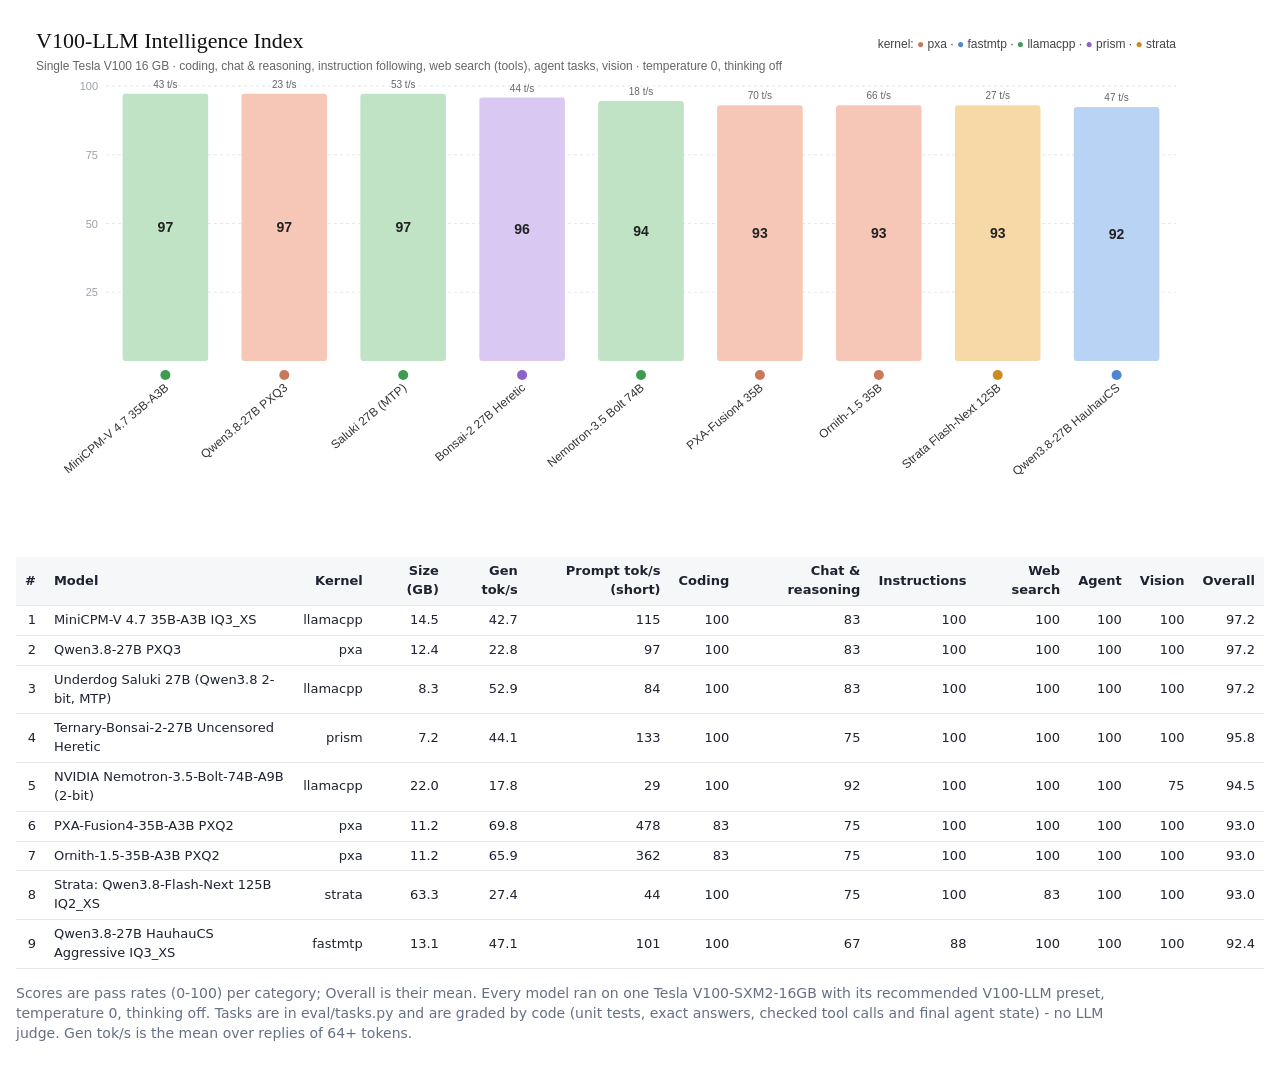
<file: eval/results/leaderboard.html>
<!doctype html><html lang="en"><head><meta charset="utf-8"><title>V100-LLM Leaderboard</title>
<meta name="viewport" content="width=device-width, initial-scale=1">
<style>body{margin:0;padding:16px;background:#fff;color:#1d2330;font:14px/1.45 "Segoe UI",system-ui,sans-serif}
.chart{max-width:1180px} table{border-collapse:collapse;margin-top:16px;font-size:13px}
th,td{border-bottom:1px solid #e5e7eb;padding:5px 9px;text-align:right} th:nth-child(2),td:nth-child(2){text-align:left}
th{background:#f6f7f9} p{color:#667085;max-width:1100px}</style></head><body>
<div class="chart"><svg xmlns="http://www.w3.org/2000/svg" viewBox="0 0 1180 520" font-family="Segoe UI, Arial, sans-serif">
<rect width="1180" height="520" fill="#ffffff"/>
<text x="20" y="32" font-size="22" font-family="Georgia, serif" fill="#111">V100-LLM Intelligence Index</text>
<text x="20" y="54" font-size="12" fill="#666">Single Tesla V100 16 GB · coding, chat &amp; reasoning, instruction following, web search (tools), agent tasks, vision · temperature 0, thinking off</text>
<line x1="90" x2="1160" y1="276.2" y2="276.2" stroke="#e5e7eb" stroke-dasharray="3 3"/>
<text x="82" y="280.2" font-size="11" fill="#9aa1ab" text-anchor="end">25</text>
<line x1="90" x2="1160" y1="207.5" y2="207.5" stroke="#e5e7eb" stroke-dasharray="3 3"/>
<text x="82" y="211.5" font-size="11" fill="#9aa1ab" text-anchor="end">50</text>
<line x1="90" x2="1160" y1="138.8" y2="138.8" stroke="#e5e7eb" stroke-dasharray="3 3"/>
<text x="82" y="142.8" font-size="11" fill="#9aa1ab" text-anchor="end">75</text>
<line x1="90" x2="1160" y1="70.0" y2="70.0" stroke="#e5e7eb" stroke-dasharray="3 3"/>
<text x="82" y="74.0" font-size="11" fill="#9aa1ab" text-anchor="end">100</text>
<rect x="106.6" y="77.7" width="85.6" height="267.3" rx="3" fill="#bfe3c4"/>
<text x="149.4" y="216.3" font-size="14" font-weight="600" fill="#222" text-anchor="middle">97</text>
<text x="149.4" y="71.7" font-size="10" fill="#666" text-anchor="middle">43 t/s</text>
<circle cx="149.4" cy="359" r="5" fill="#3f9a52"/>
<text transform="translate(153.4,373) rotate(-40)" font-size="12" fill="#333" text-anchor="end">MiniCPM-V 4.7 35B-A3B</text>
<rect x="225.5" y="77.7" width="85.6" height="267.3" rx="3" fill="#f6c7b6"/>
<text x="268.3" y="216.3" font-size="14" font-weight="600" fill="#222" text-anchor="middle">97</text>
<text x="268.3" y="71.7" font-size="10" fill="#666" text-anchor="middle">23 t/s</text>
<circle cx="268.3" cy="359" r="5" fill="#c9785c"/>
<text transform="translate(272.3,373) rotate(-40)" font-size="12" fill="#333" text-anchor="end">Qwen3.8-27B PXQ3</text>
<rect x="344.4" y="77.7" width="85.6" height="267.3" rx="3" fill="#bfe3c4"/>
<text x="387.2" y="216.3" font-size="14" font-weight="600" fill="#222" text-anchor="middle">97</text>
<text x="387.2" y="71.7" font-size="10" fill="#666" text-anchor="middle">53 t/s</text>
<circle cx="387.2" cy="359" r="5" fill="#3f9a52"/>
<text transform="translate(391.2,373) rotate(-40)" font-size="12" fill="#333" text-anchor="end">Saluki 27B (MTP)</text>
<rect x="463.3" y="81.6" width="85.6" height="263.4" rx="3" fill="#d9c8f2"/>
<text x="506.1" y="218.3" font-size="14" font-weight="600" fill="#222" text-anchor="middle">96</text>
<text x="506.1" y="75.6" font-size="10" fill="#666" text-anchor="middle">44 t/s</text>
<circle cx="506.1" cy="359" r="5" fill="#8a63c9"/>
<text transform="translate(510.1,373) rotate(-40)" font-size="12" fill="#333" text-anchor="end">Bonsai-2 27B Heretic</text>
<rect x="582.2" y="85.1" width="85.6" height="259.9" rx="3" fill="#bfe3c4"/>
<text x="625.0" y="220.1" font-size="14" font-weight="600" fill="#222" text-anchor="middle">94</text>
<text x="625.0" y="79.1" font-size="10" fill="#666" text-anchor="middle">18 t/s</text>
<circle cx="625.0" cy="359" r="5" fill="#3f9a52"/>
<text transform="translate(629.0,373) rotate(-40)" font-size="12" fill="#333" text-anchor="end">Nemotron-3.5 Bolt 74B</text>
<rect x="701.1" y="89.2" width="85.6" height="255.8" rx="3" fill="#f6c7b6"/>
<text x="743.9" y="222.1" font-size="14" font-weight="600" fill="#222" text-anchor="middle">93</text>
<text x="743.9" y="83.2" font-size="10" fill="#666" text-anchor="middle">70 t/s</text>
<circle cx="743.9" cy="359" r="5" fill="#c9785c"/>
<text transform="translate(747.9,373) rotate(-40)" font-size="12" fill="#333" text-anchor="end">PXA-Fusion4 35B</text>
<rect x="820.0" y="89.2" width="85.6" height="255.8" rx="3" fill="#f6c7b6"/>
<text x="862.8" y="222.1" font-size="14" font-weight="600" fill="#222" text-anchor="middle">93</text>
<text x="862.8" y="83.2" font-size="10" fill="#666" text-anchor="middle">66 t/s</text>
<circle cx="862.8" cy="359" r="5" fill="#c9785c"/>
<text transform="translate(866.8,373) rotate(-40)" font-size="12" fill="#333" text-anchor="end">Ornith-1.5 35B</text>
<rect x="938.9" y="89.2" width="85.6" height="255.8" rx="3" fill="#f7d9a8"/>
<text x="981.7" y="222.1" font-size="14" font-weight="600" fill="#222" text-anchor="middle">93</text>
<text x="981.7" y="83.2" font-size="10" fill="#666" text-anchor="middle">27 t/s</text>
<circle cx="981.7" cy="359" r="5" fill="#c98a1f"/>
<text transform="translate(985.7,373) rotate(-40)" font-size="12" fill="#333" text-anchor="end">Strata Flash-Next 125B</text>
<rect x="1057.8" y="90.9" width="85.6" height="254.1" rx="3" fill="#b9d3f5"/>
<text x="1100.6" y="222.9" font-size="14" font-weight="600" fill="#222" text-anchor="middle">92</text>
<text x="1100.6" y="84.9" font-size="10" fill="#666" text-anchor="middle">47 t/s</text>
<circle cx="1100.6" cy="359" r="5" fill="#4f86d1"/>
<text transform="translate(1104.6,373) rotate(-40)" font-size="12" fill="#333" text-anchor="end">Qwen3.8-27B HauhauCS</text>
<circle cx="1065" cy="42" r="0"/>
<circle cx="1065" cy="42" r="0"/>
<circle cx="1065" cy="42" r="0"/>
<circle cx="1065" cy="42" r="0"/>
<circle cx="1065" cy="42" r="0"/>
<text x="1160" y="32" font-size="12" fill="#444" text-anchor="end">kernel: <tspan fill="#c9785c">●</tspan> pxa · <tspan fill="#4f86d1">●</tspan> fastmtp · <tspan fill="#3f9a52">●</tspan> llamacpp · <tspan fill="#8a63c9">●</tspan> prism · <tspan fill="#c98a1f">●</tspan> strata</text>
</svg></div>
<table><thead><tr><th>#</th><th>Model</th><th>Kernel</th><th>Size (GB)</th><th>Gen tok/s</th><th>Prompt tok/s (short)</th><th>Coding</th><th>Chat &amp; reasoning</th><th>Instructions</th><th>Web search</th><th>Agent</th><th>Vision</th><th>Overall</th></tr></thead><tbody><tr><td>1</td><td>MiniCPM-V 4.7 35B-A3B IQ3_XS</td><td>llamacpp</td><td>14.5</td><td>42.7</td><td>115</td><td>100</td><td>83</td><td>100</td><td>100</td><td>100</td><td>100</td><td>97.2</td></tr><tr><td>2</td><td>Qwen3.8-27B PXQ3</td><td>pxa</td><td>12.4</td><td>22.8</td><td>97</td><td>100</td><td>83</td><td>100</td><td>100</td><td>100</td><td>100</td><td>97.2</td></tr><tr><td>3</td><td>Underdog Saluki 27B (Qwen3.8 2-bit, MTP)</td><td>llamacpp</td><td>8.3</td><td>52.9</td><td>84</td><td>100</td><td>83</td><td>100</td><td>100</td><td>100</td><td>100</td><td>97.2</td></tr><tr><td>4</td><td>Ternary-Bonsai-2-27B Uncensored Heretic</td><td>prism</td><td>7.2</td><td>44.1</td><td>133</td><td>100</td><td>75</td><td>100</td><td>100</td><td>100</td><td>100</td><td>95.8</td></tr><tr><td>5</td><td>NVIDIA Nemotron-3.5-Bolt-74B-A9B (2-bit)</td><td>llamacpp</td><td>22.0</td><td>17.8</td><td>29</td><td>100</td><td>92</td><td>100</td><td>100</td><td>100</td><td>75</td><td>94.5</td></tr><tr><td>6</td><td>PXA-Fusion4-35B-A3B PXQ2</td><td>pxa</td><td>11.2</td><td>69.8</td><td>478</td><td>83</td><td>75</td><td>100</td><td>100</td><td>100</td><td>100</td><td>93.0</td></tr><tr><td>7</td><td>Ornith-1.5-35B-A3B PXQ2</td><td>pxa</td><td>11.2</td><td>65.9</td><td>362</td><td>83</td><td>75</td><td>100</td><td>100</td><td>100</td><td>100</td><td>93.0</td></tr><tr><td>8</td><td>Strata: Qwen3.8-Flash-Next 125B IQ2_XS</td><td>strata</td><td>63.3</td><td>27.4</td><td>44</td><td>100</td><td>75</td><td>100</td><td>83</td><td>100</td><td>100</td><td>93.0</td></tr><tr><td>9</td><td>Qwen3.8-27B HauhauCS Aggressive IQ3_XS</td><td>fastmtp</td><td>13.1</td><td>47.1</td><td>101</td><td>100</td><td>67</td><td>88</td><td>100</td><td>100</td><td>100</td><td>92.4</td></tr></tbody></table>
<p>Scores are pass rates (0-100) per category; Overall is their mean. Every model ran on one Tesla V100-SXM2-16GB with its
recommended V100-LLM preset, temperature 0, thinking off. Tasks are in eval/tasks.py and are graded by code (unit tests,
exact answers, checked tool calls and final agent state) - no LLM judge. Gen tok/s is the mean over replies of 64+ tokens.</p>
</body></html>
</file>
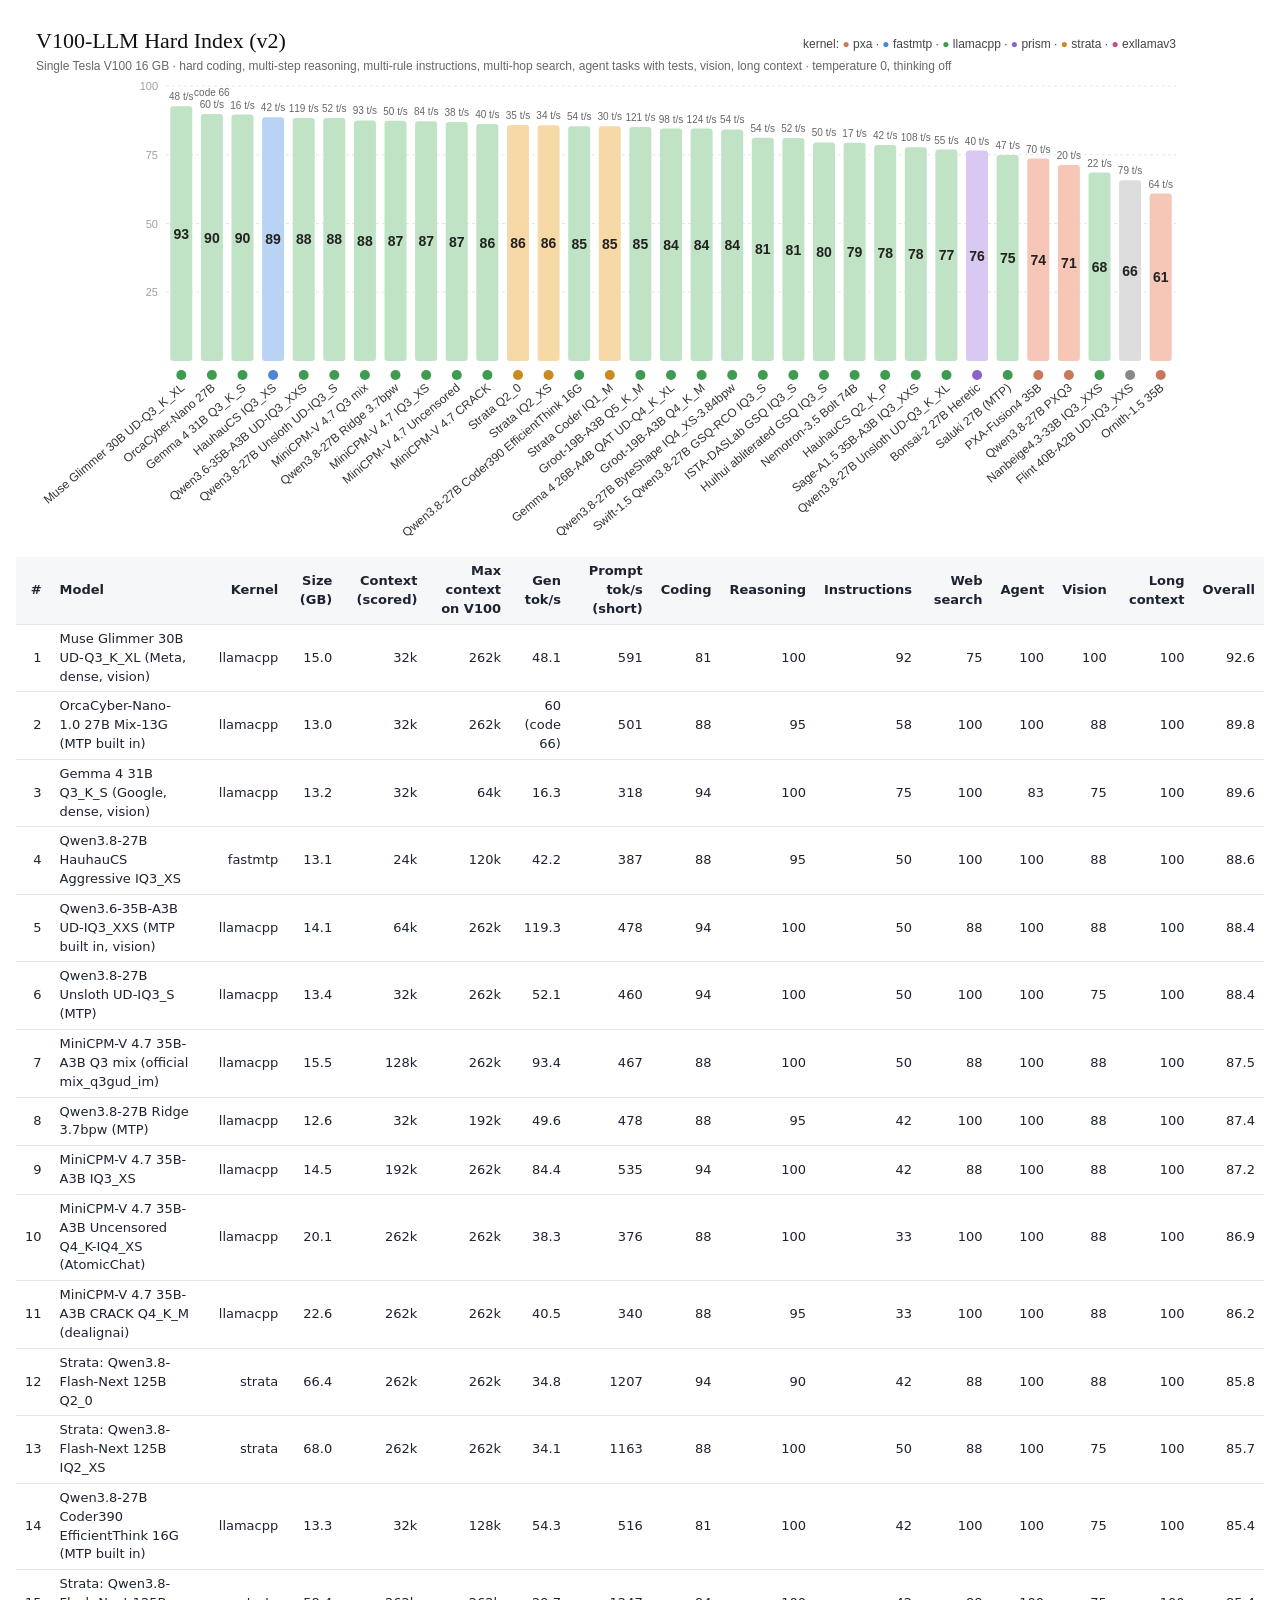
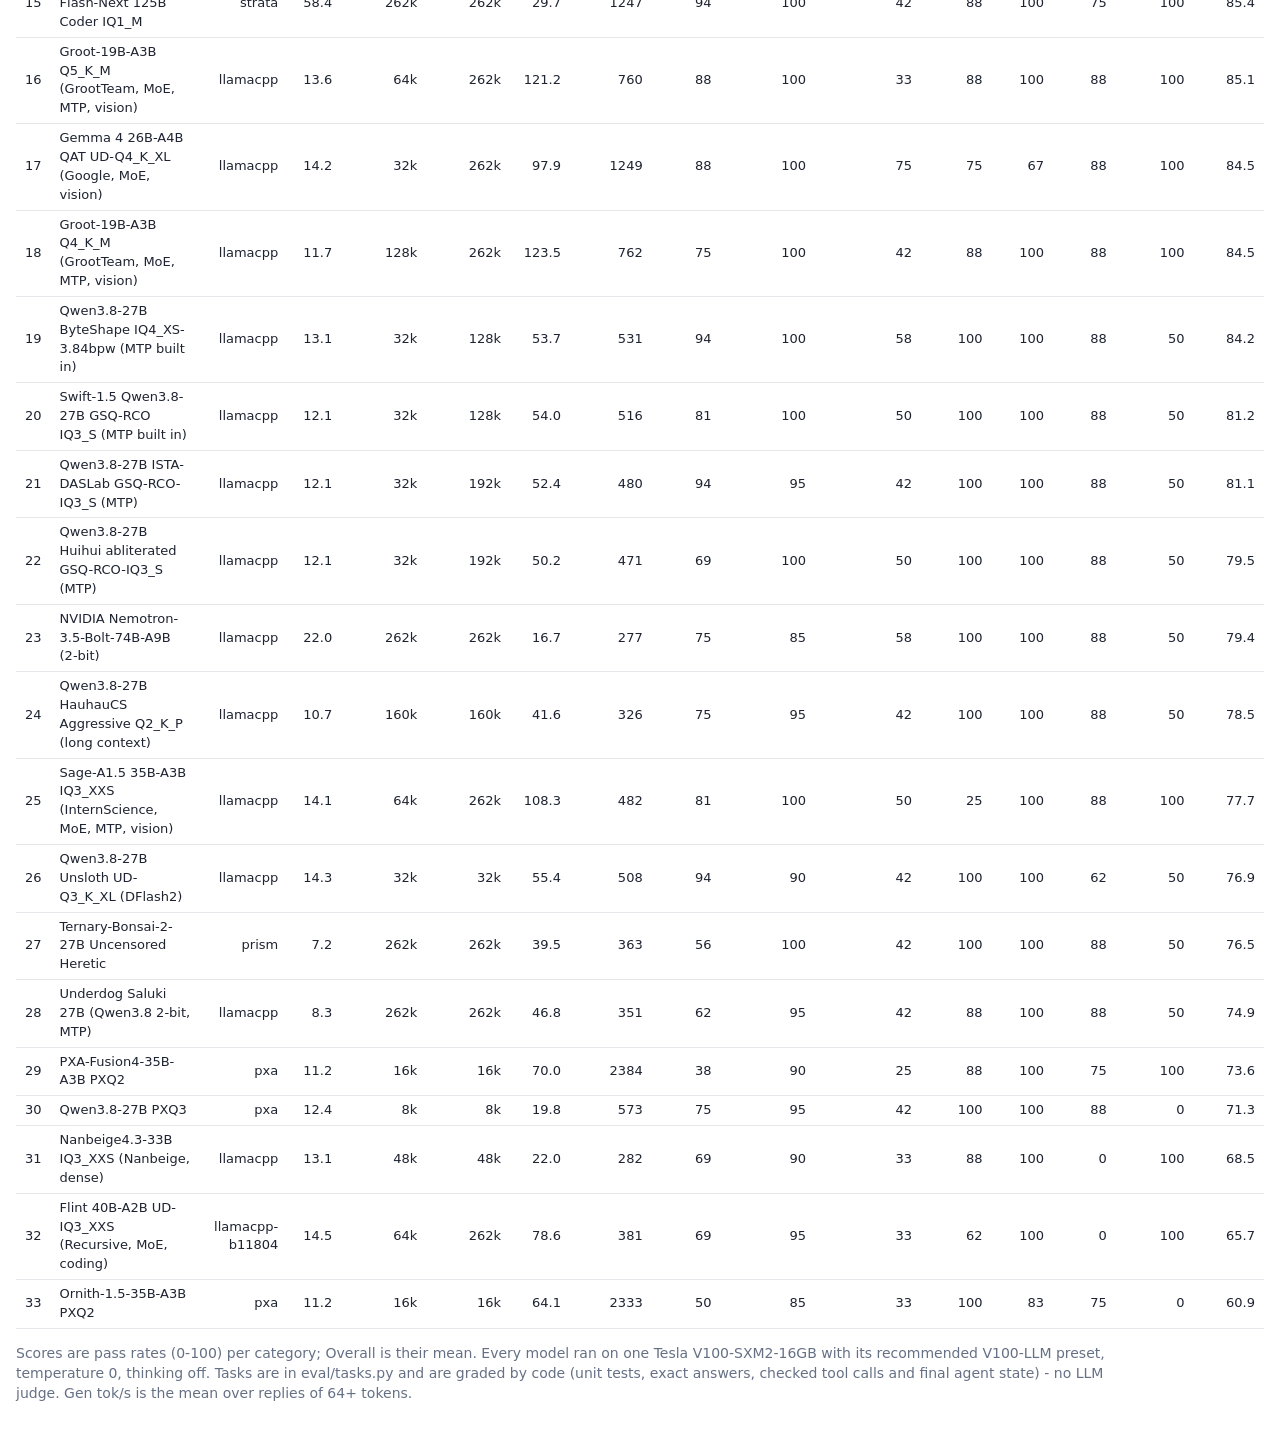
<file: eval/results_hard/leaderboard.html>
<!doctype html><html lang="en"><head><meta charset="utf-8"><title>V100-LLM Leaderboard</title>
<meta name="viewport" content="width=device-width, initial-scale=1">
<style>body{margin:0;padding:16px;background:#fff;color:#1d2330;font:14px/1.45 "Segoe UI",system-ui,sans-serif}
.chart{max-width:1180px} table{border-collapse:collapse;margin-top:16px;font-size:13px}
th,td{border-bottom:1px solid #e5e7eb;padding:5px 9px;text-align:right} th:nth-child(2),td:nth-child(2){text-align:left}
th{background:#f6f7f9} p{color:#667085;max-width:1100px}</style></head><body>
<div class="chart"><svg xmlns="http://www.w3.org/2000/svg" viewBox="0 0 1180 520" font-family="Segoe UI, Arial, sans-serif">
<rect width="1180" height="520" fill="#ffffff"/>
<text x="20" y="32" font-size="22" font-family="Georgia, serif" fill="#111">V100-LLM Hard Index (v2)</text>
<text x="20" y="54" font-size="12" fill="#666">Single Tesla V100 16 GB · hard coding, multi-step reasoning, multi-rule instructions, multi-hop search, agent tasks with tests, vision, long context · temperature 0, thinking off</text>
<line x1="150" x2="1160" y1="276.2" y2="276.2" stroke="#e5e7eb" stroke-dasharray="3 3"/>
<text x="142" y="280.2" font-size="11" fill="#9aa1ab" text-anchor="end">25</text>
<line x1="150" x2="1160" y1="207.5" y2="207.5" stroke="#e5e7eb" stroke-dasharray="3 3"/>
<text x="142" y="211.5" font-size="11" fill="#9aa1ab" text-anchor="end">50</text>
<line x1="150" x2="1160" y1="138.8" y2="138.8" stroke="#e5e7eb" stroke-dasharray="3 3"/>
<text x="142" y="142.8" font-size="11" fill="#9aa1ab" text-anchor="end">75</text>
<line x1="150" x2="1160" y1="70.0" y2="70.0" stroke="#e5e7eb" stroke-dasharray="3 3"/>
<text x="142" y="74.0" font-size="11" fill="#9aa1ab" text-anchor="end">100</text>
<rect x="154.3" y="90.3" width="22.0" height="254.7" rx="3" fill="#bfe3c4"/>
<text x="165.3" y="222.7" font-size="14" font-weight="600" fill="#222" text-anchor="middle">93</text>
<text x="165.3" y="84.3" font-size="10" fill="#666" text-anchor="middle">48 t/s</text>
<circle cx="165.3" cy="359" r="5" fill="#3f9a52"/>
<text transform="translate(169.3,373) rotate(-40)" font-size="12" fill="#333" text-anchor="end">Muse Glimmer 30B UD-Q3_K_XL</text>
<rect x="184.9" y="98.1" width="22.0" height="246.9" rx="3" fill="#bfe3c4"/>
<text x="195.9" y="226.5" font-size="14" font-weight="600" fill="#222" text-anchor="middle">90</text>
<text x="195.9" y="92.1" font-size="10" fill="#666" text-anchor="middle">60 t/s</text>
<text x="195.9" y="80.1" font-size="10" fill="#666" text-anchor="middle">code 66</text>
<circle cx="195.9" cy="359" r="5" fill="#3f9a52"/>
<text transform="translate(199.9,373) rotate(-40)" font-size="12" fill="#333" text-anchor="end">OrcaCyber-Nano 27B</text>
<rect x="215.5" y="98.6" width="22.0" height="246.4" rx="3" fill="#bfe3c4"/>
<text x="226.5" y="226.8" font-size="14" font-weight="600" fill="#222" text-anchor="middle">90</text>
<text x="226.5" y="92.6" font-size="10" fill="#666" text-anchor="middle">16 t/s</text>
<circle cx="226.5" cy="359" r="5" fill="#3f9a52"/>
<text transform="translate(230.5,373) rotate(-40)" font-size="12" fill="#333" text-anchor="end">Gemma 4 31B Q3_K_S</text>
<rect x="246.1" y="101.3" width="22.0" height="243.7" rx="3" fill="#b9d3f5"/>
<text x="257.1" y="228.2" font-size="14" font-weight="600" fill="#222" text-anchor="middle">89</text>
<text x="257.1" y="95.3" font-size="10" fill="#666" text-anchor="middle">42 t/s</text>
<circle cx="257.1" cy="359" r="5" fill="#4f86d1"/>
<text transform="translate(261.1,373) rotate(-40)" font-size="12" fill="#333" text-anchor="end">HauhauCS IQ3_XS</text>
<rect x="276.7" y="101.9" width="22.0" height="243.1" rx="3" fill="#bfe3c4"/>
<text x="287.7" y="228.4" font-size="14" font-weight="600" fill="#222" text-anchor="middle">88</text>
<text x="287.7" y="95.9" font-size="10" fill="#666" text-anchor="middle">119 t/s</text>
<circle cx="287.7" cy="359" r="5" fill="#3f9a52"/>
<text transform="translate(291.7,373) rotate(-40)" font-size="12" fill="#333" text-anchor="end">Qwen3.6-35B-A3B UD-IQ3_XXS</text>
<rect x="307.3" y="101.9" width="22.0" height="243.1" rx="3" fill="#bfe3c4"/>
<text x="318.3" y="228.4" font-size="14" font-weight="600" fill="#222" text-anchor="middle">88</text>
<text x="318.3" y="95.9" font-size="10" fill="#666" text-anchor="middle">52 t/s</text>
<circle cx="318.3" cy="359" r="5" fill="#3f9a52"/>
<text transform="translate(322.3,373) rotate(-40)" font-size="12" fill="#333" text-anchor="end">Qwen3.8-27B Unsloth UD-IQ3_S</text>
<rect x="337.9" y="104.4" width="22.0" height="240.6" rx="3" fill="#bfe3c4"/>
<text x="348.9" y="229.7" font-size="14" font-weight="600" fill="#222" text-anchor="middle">88</text>
<text x="348.9" y="98.4" font-size="10" fill="#666" text-anchor="middle">93 t/s</text>
<circle cx="348.9" cy="359" r="5" fill="#3f9a52"/>
<text transform="translate(352.9,373) rotate(-40)" font-size="12" fill="#333" text-anchor="end">MiniCPM-V 4.7 Q3 mix</text>
<rect x="368.5" y="104.7" width="22.0" height="240.3" rx="3" fill="#bfe3c4"/>
<text x="379.5" y="229.8" font-size="14" font-weight="600" fill="#222" text-anchor="middle">87</text>
<text x="379.5" y="98.7" font-size="10" fill="#666" text-anchor="middle">50 t/s</text>
<circle cx="379.5" cy="359" r="5" fill="#3f9a52"/>
<text transform="translate(383.5,373) rotate(-40)" font-size="12" fill="#333" text-anchor="end">Qwen3.8-27B Ridge 3.7bpw</text>
<rect x="399.1" y="105.2" width="22.0" height="239.8" rx="3" fill="#bfe3c4"/>
<text x="410.2" y="230.1" font-size="14" font-weight="600" fill="#222" text-anchor="middle">87</text>
<text x="410.2" y="99.2" font-size="10" fill="#666" text-anchor="middle">84 t/s</text>
<circle cx="410.2" cy="359" r="5" fill="#3f9a52"/>
<text transform="translate(414.2,373) rotate(-40)" font-size="12" fill="#333" text-anchor="end">MiniCPM-V 4.7 IQ3_XS</text>
<rect x="429.7" y="106.0" width="22.0" height="239.0" rx="3" fill="#bfe3c4"/>
<text x="440.8" y="230.5" font-size="14" font-weight="600" fill="#222" text-anchor="middle">87</text>
<text x="440.8" y="100.0" font-size="10" fill="#666" text-anchor="middle">38 t/s</text>
<circle cx="440.8" cy="359" r="5" fill="#3f9a52"/>
<text transform="translate(444.8,373) rotate(-40)" font-size="12" fill="#333" text-anchor="end">MiniCPM-V 4.7 Uncensored</text>
<rect x="460.3" y="107.9" width="22.0" height="237.1" rx="3" fill="#bfe3c4"/>
<text x="471.4" y="231.5" font-size="14" font-weight="600" fill="#222" text-anchor="middle">86</text>
<text x="471.4" y="101.9" font-size="10" fill="#666" text-anchor="middle">40 t/s</text>
<circle cx="471.4" cy="359" r="5" fill="#3f9a52"/>
<text transform="translate(475.4,373) rotate(-40)" font-size="12" fill="#333" text-anchor="end">MiniCPM-V 4.7 CRACK</text>
<rect x="491.0" y="109.1" width="22.0" height="235.9" rx="3" fill="#f7d9a8"/>
<text x="502.0" y="232.0" font-size="14" font-weight="600" fill="#222" text-anchor="middle">86</text>
<text x="502.0" y="103.1" font-size="10" fill="#666" text-anchor="middle">35 t/s</text>
<circle cx="502.0" cy="359" r="5" fill="#c98a1f"/>
<text transform="translate(506.0,373) rotate(-40)" font-size="12" fill="#333" text-anchor="end">Strata Q2_0</text>
<rect x="521.6" y="109.3" width="22.0" height="235.7" rx="3" fill="#f7d9a8"/>
<text x="532.6" y="232.2" font-size="14" font-weight="600" fill="#222" text-anchor="middle">86</text>
<text x="532.6" y="103.3" font-size="10" fill="#666" text-anchor="middle">34 t/s</text>
<circle cx="532.6" cy="359" r="5" fill="#c98a1f"/>
<text transform="translate(536.6,373) rotate(-40)" font-size="12" fill="#333" text-anchor="end">Strata IQ2_XS</text>
<rect x="552.2" y="110.2" width="22.0" height="234.8" rx="3" fill="#bfe3c4"/>
<text x="563.2" y="232.6" font-size="14" font-weight="600" fill="#222" text-anchor="middle">85</text>
<text x="563.2" y="104.2" font-size="10" fill="#666" text-anchor="middle">54 t/s</text>
<circle cx="563.2" cy="359" r="5" fill="#3f9a52"/>
<text transform="translate(567.2,373) rotate(-40)" font-size="12" fill="#333" text-anchor="end">Qwen3.8-27B Coder390 EfficientThink 16G</text>
<rect x="582.8" y="110.2" width="22.0" height="234.8" rx="3" fill="#f7d9a8"/>
<text x="593.8" y="232.6" font-size="14" font-weight="600" fill="#222" text-anchor="middle">85</text>
<text x="593.8" y="104.2" font-size="10" fill="#666" text-anchor="middle">30 t/s</text>
<circle cx="593.8" cy="359" r="5" fill="#c98a1f"/>
<text transform="translate(597.8,373) rotate(-40)" font-size="12" fill="#333" text-anchor="end">Strata Coder IQ1_M</text>
<rect x="613.4" y="111.0" width="22.0" height="234.0" rx="3" fill="#bfe3c4"/>
<text x="624.4" y="233.0" font-size="14" font-weight="600" fill="#222" text-anchor="middle">85</text>
<text x="624.4" y="105.0" font-size="10" fill="#666" text-anchor="middle">121 t/s</text>
<circle cx="624.4" cy="359" r="5" fill="#3f9a52"/>
<text transform="translate(628.4,373) rotate(-40)" font-size="12" fill="#333" text-anchor="end">Groot-19B-A3B Q5_K_M</text>
<rect x="644.0" y="112.6" width="22.0" height="232.4" rx="3" fill="#bfe3c4"/>
<text x="655.0" y="233.8" font-size="14" font-weight="600" fill="#222" text-anchor="middle">84</text>
<text x="655.0" y="106.6" font-size="10" fill="#666" text-anchor="middle">98 t/s</text>
<circle cx="655.0" cy="359" r="5" fill="#3f9a52"/>
<text transform="translate(659.0,373) rotate(-40)" font-size="12" fill="#333" text-anchor="end">Gemma 4 26B-A4B QAT UD-Q4_K_XL</text>
<rect x="674.6" y="112.6" width="22.0" height="232.4" rx="3" fill="#bfe3c4"/>
<text x="685.6" y="233.8" font-size="14" font-weight="600" fill="#222" text-anchor="middle">84</text>
<text x="685.6" y="106.6" font-size="10" fill="#666" text-anchor="middle">124 t/s</text>
<circle cx="685.6" cy="359" r="5" fill="#3f9a52"/>
<text transform="translate(689.6,373) rotate(-40)" font-size="12" fill="#333" text-anchor="end">Groot-19B-A3B Q4_K_M</text>
<rect x="705.2" y="113.4" width="22.0" height="231.6" rx="3" fill="#bfe3c4"/>
<text x="716.2" y="234.2" font-size="14" font-weight="600" fill="#222" text-anchor="middle">84</text>
<text x="716.2" y="107.4" font-size="10" fill="#666" text-anchor="middle">54 t/s</text>
<circle cx="716.2" cy="359" r="5" fill="#3f9a52"/>
<text transform="translate(720.2,373) rotate(-40)" font-size="12" fill="#333" text-anchor="end">Qwen3.8-27B ByteShape IQ4_XS-3.84bpw</text>
<rect x="735.8" y="121.7" width="22.0" height="223.3" rx="3" fill="#bfe3c4"/>
<text x="746.8" y="238.3" font-size="14" font-weight="600" fill="#222" text-anchor="middle">81</text>
<text x="746.8" y="115.7" font-size="10" fill="#666" text-anchor="middle">54 t/s</text>
<circle cx="746.8" cy="359" r="5" fill="#3f9a52"/>
<text transform="translate(750.8,373) rotate(-40)" font-size="12" fill="#333" text-anchor="end">Swift-1.5 Qwen3.8-27B GSQ-RCO IQ3_S</text>
<rect x="766.4" y="122.0" width="22.0" height="223.0" rx="3" fill="#bfe3c4"/>
<text x="777.4" y="238.5" font-size="14" font-weight="600" fill="#222" text-anchor="middle">81</text>
<text x="777.4" y="116.0" font-size="10" fill="#666" text-anchor="middle">52 t/s</text>
<circle cx="777.4" cy="359" r="5" fill="#3f9a52"/>
<text transform="translate(781.4,373) rotate(-40)" font-size="12" fill="#333" text-anchor="end">ISTA-DASLab GSQ IQ3_S</text>
<rect x="797.0" y="126.4" width="22.0" height="218.6" rx="3" fill="#bfe3c4"/>
<text x="808.0" y="240.7" font-size="14" font-weight="600" fill="#222" text-anchor="middle">80</text>
<text x="808.0" y="120.4" font-size="10" fill="#666" text-anchor="middle">50 t/s</text>
<circle cx="808.0" cy="359" r="5" fill="#3f9a52"/>
<text transform="translate(812.0,373) rotate(-40)" font-size="12" fill="#333" text-anchor="end">Huihui abliterated GSQ IQ3_S</text>
<rect x="827.6" y="126.7" width="22.0" height="218.3" rx="3" fill="#bfe3c4"/>
<text x="838.6" y="240.8" font-size="14" font-weight="600" fill="#222" text-anchor="middle">79</text>
<text x="838.6" y="120.7" font-size="10" fill="#666" text-anchor="middle">17 t/s</text>
<circle cx="838.6" cy="359" r="5" fill="#3f9a52"/>
<text transform="translate(842.6,373) rotate(-40)" font-size="12" fill="#333" text-anchor="end">Nemotron-3.5 Bolt 74B</text>
<rect x="858.2" y="129.1" width="22.0" height="215.9" rx="3" fill="#bfe3c4"/>
<text x="869.2" y="242.1" font-size="14" font-weight="600" fill="#222" text-anchor="middle">78</text>
<text x="869.2" y="123.1" font-size="10" fill="#666" text-anchor="middle">42 t/s</text>
<circle cx="869.2" cy="359" r="5" fill="#3f9a52"/>
<text transform="translate(873.2,373) rotate(-40)" font-size="12" fill="#333" text-anchor="end">HauhauCS Q2_K_P</text>
<rect x="888.8" y="131.3" width="22.0" height="213.7" rx="3" fill="#bfe3c4"/>
<text x="899.8" y="243.2" font-size="14" font-weight="600" fill="#222" text-anchor="middle">78</text>
<text x="899.8" y="125.3" font-size="10" fill="#666" text-anchor="middle">108 t/s</text>
<circle cx="899.8" cy="359" r="5" fill="#3f9a52"/>
<text transform="translate(903.8,373) rotate(-40)" font-size="12" fill="#333" text-anchor="end">Sage-A1.5 35B-A3B IQ3_XXS</text>
<rect x="919.4" y="133.5" width="22.0" height="211.5" rx="3" fill="#bfe3c4"/>
<text x="930.5" y="244.3" font-size="14" font-weight="600" fill="#222" text-anchor="middle">77</text>
<text x="930.5" y="127.5" font-size="10" fill="#666" text-anchor="middle">55 t/s</text>
<circle cx="930.5" cy="359" r="5" fill="#3f9a52"/>
<text transform="translate(934.5,373) rotate(-40)" font-size="12" fill="#333" text-anchor="end">Qwen3.8-27B Unsloth UD-Q3_K_XL</text>
<rect x="950.0" y="134.6" width="22.0" height="210.4" rx="3" fill="#d9c8f2"/>
<text x="961.1" y="244.8" font-size="14" font-weight="600" fill="#222" text-anchor="middle">76</text>
<text x="961.1" y="128.6" font-size="10" fill="#666" text-anchor="middle">40 t/s</text>
<circle cx="961.1" cy="359" r="5" fill="#8a63c9"/>
<text transform="translate(965.1,373) rotate(-40)" font-size="12" fill="#333" text-anchor="end">Bonsai-2 27B Heretic</text>
<rect x="980.6" y="139.0" width="22.0" height="206.0" rx="3" fill="#bfe3c4"/>
<text x="991.7" y="247.0" font-size="14" font-weight="600" fill="#222" text-anchor="middle">75</text>
<text x="991.7" y="133.0" font-size="10" fill="#666" text-anchor="middle">47 t/s</text>
<circle cx="991.7" cy="359" r="5" fill="#3f9a52"/>
<text transform="translate(995.7,373) rotate(-40)" font-size="12" fill="#333" text-anchor="end">Saluki 27B (MTP)</text>
<rect x="1011.3" y="142.6" width="22.0" height="202.4" rx="3" fill="#f6c7b6"/>
<text x="1022.3" y="248.8" font-size="14" font-weight="600" fill="#222" text-anchor="middle">74</text>
<text x="1022.3" y="136.6" font-size="10" fill="#666" text-anchor="middle">70 t/s</text>
<circle cx="1022.3" cy="359" r="5" fill="#c9785c"/>
<text transform="translate(1026.3,373) rotate(-40)" font-size="12" fill="#333" text-anchor="end">PXA-Fusion4 35B</text>
<rect x="1041.9" y="148.9" width="22.0" height="196.1" rx="3" fill="#f6c7b6"/>
<text x="1052.9" y="252.0" font-size="14" font-weight="600" fill="#222" text-anchor="middle">71</text>
<text x="1052.9" y="142.9" font-size="10" fill="#666" text-anchor="middle">20 t/s</text>
<circle cx="1052.9" cy="359" r="5" fill="#c9785c"/>
<text transform="translate(1056.9,373) rotate(-40)" font-size="12" fill="#333" text-anchor="end">Qwen3.8-27B PXQ3</text>
<rect x="1072.5" y="156.6" width="22.0" height="188.4" rx="3" fill="#bfe3c4"/>
<text x="1083.5" y="255.8" font-size="14" font-weight="600" fill="#222" text-anchor="middle">68</text>
<text x="1083.5" y="150.6" font-size="10" fill="#666" text-anchor="middle">22 t/s</text>
<circle cx="1083.5" cy="359" r="5" fill="#3f9a52"/>
<text transform="translate(1087.5,373) rotate(-40)" font-size="12" fill="#333" text-anchor="end">Nanbeige4.3-33B IQ3_XXS</text>
<rect x="1103.1" y="164.3" width="22.0" height="180.7" rx="3" fill="#ddd"/>
<text x="1114.1" y="259.7" font-size="14" font-weight="600" fill="#222" text-anchor="middle">66</text>
<text x="1114.1" y="158.3" font-size="10" fill="#666" text-anchor="middle">79 t/s</text>
<circle cx="1114.1" cy="359" r="5" fill="#888"/>
<text transform="translate(1118.1,373) rotate(-40)" font-size="12" fill="#333" text-anchor="end">Flint 40B-A2B UD-IQ3_XXS</text>
<rect x="1133.7" y="177.5" width="22.0" height="167.5" rx="3" fill="#f6c7b6"/>
<text x="1144.7" y="266.3" font-size="14" font-weight="600" fill="#222" text-anchor="middle">61</text>
<text x="1144.7" y="171.5" font-size="10" fill="#666" text-anchor="middle">64 t/s</text>
<circle cx="1144.7" cy="359" r="5" fill="#c9785c"/>
<text transform="translate(1148.7,373) rotate(-40)" font-size="12" fill="#333" text-anchor="end">Ornith-1.5 35B</text>
<circle cx="1065" cy="42" r="0"/>
<circle cx="1065" cy="42" r="0"/>
<circle cx="1065" cy="42" r="0"/>
<circle cx="1065" cy="42" r="0"/>
<circle cx="1065" cy="42" r="0"/>
<circle cx="1065" cy="42" r="0"/>
<text x="1160" y="32" font-size="12" fill="#444" text-anchor="end">kernel: <tspan fill="#c9785c">●</tspan> pxa · <tspan fill="#4f86d1">●</tspan> fastmtp · <tspan fill="#3f9a52">●</tspan> llamacpp · <tspan fill="#8a63c9">●</tspan> prism · <tspan fill="#c98a1f">●</tspan> strata · <tspan fill="#c24f80">●</tspan> exllamav3</text>
</svg></div>
<table><thead><tr><th>#</th><th>Model</th><th>Kernel</th><th>Size (GB)</th><th>Context (scored)</th><th>Max context on V100</th><th>Gen tok/s</th><th>Prompt tok/s (short)</th><th>Coding</th><th>Reasoning</th><th>Instructions</th><th>Web search</th><th>Agent</th><th>Vision</th><th>Long context</th><th>Overall</th></tr></thead><tbody><tr><td>1</td><td>Muse Glimmer 30B UD-Q3_K_XL (Meta, dense, vision)</td><td>llamacpp</td><td>15.0</td><td>32k</td><td>262k</td><td>48.1</td><td>591</td><td>81</td><td>100</td><td>92</td><td>75</td><td>100</td><td>100</td><td>100</td><td>92.6</td></tr><tr><td>2</td><td>OrcaCyber-Nano-1.0 27B Mix-13G (MTP built in)</td><td>llamacpp</td><td>13.0</td><td>32k</td><td>262k</td><td>60 (code 66)</td><td>501</td><td>88</td><td>95</td><td>58</td><td>100</td><td>100</td><td>88</td><td>100</td><td>89.8</td></tr><tr><td>3</td><td>Gemma 4 31B Q3_K_S (Google, dense, vision)</td><td>llamacpp</td><td>13.2</td><td>32k</td><td>64k</td><td>16.3</td><td>318</td><td>94</td><td>100</td><td>75</td><td>100</td><td>83</td><td>75</td><td>100</td><td>89.6</td></tr><tr><td>4</td><td>Qwen3.8-27B HauhauCS Aggressive IQ3_XS</td><td>fastmtp</td><td>13.1</td><td>24k</td><td>120k</td><td>42.2</td><td>387</td><td>88</td><td>95</td><td>50</td><td>100</td><td>100</td><td>88</td><td>100</td><td>88.6</td></tr><tr><td>5</td><td>Qwen3.6-35B-A3B UD-IQ3_XXS (MTP built in, vision)</td><td>llamacpp</td><td>14.1</td><td>64k</td><td>262k</td><td>119.3</td><td>478</td><td>94</td><td>100</td><td>50</td><td>88</td><td>100</td><td>88</td><td>100</td><td>88.4</td></tr><tr><td>6</td><td>Qwen3.8-27B Unsloth UD-IQ3_S (MTP)</td><td>llamacpp</td><td>13.4</td><td>32k</td><td>262k</td><td>52.1</td><td>460</td><td>94</td><td>100</td><td>50</td><td>100</td><td>100</td><td>75</td><td>100</td><td>88.4</td></tr><tr><td>7</td><td>MiniCPM-V 4.7 35B-A3B Q3 mix (official mix_q3gud_im)</td><td>llamacpp</td><td>15.5</td><td>128k</td><td>262k</td><td>93.4</td><td>467</td><td>88</td><td>100</td><td>50</td><td>88</td><td>100</td><td>88</td><td>100</td><td>87.5</td></tr><tr><td>8</td><td>Qwen3.8-27B Ridge 3.7bpw (MTP)</td><td>llamacpp</td><td>12.6</td><td>32k</td><td>192k</td><td>49.6</td><td>478</td><td>88</td><td>95</td><td>42</td><td>100</td><td>100</td><td>88</td><td>100</td><td>87.4</td></tr><tr><td>9</td><td>MiniCPM-V 4.7 35B-A3B IQ3_XS</td><td>llamacpp</td><td>14.5</td><td>192k</td><td>262k</td><td>84.4</td><td>535</td><td>94</td><td>100</td><td>42</td><td>88</td><td>100</td><td>88</td><td>100</td><td>87.2</td></tr><tr><td>10</td><td>MiniCPM-V 4.7 35B-A3B Uncensored Q4_K-IQ4_XS (AtomicChat)</td><td>llamacpp</td><td>20.1</td><td>262k</td><td>262k</td><td>38.3</td><td>376</td><td>88</td><td>100</td><td>33</td><td>100</td><td>100</td><td>88</td><td>100</td><td>86.9</td></tr><tr><td>11</td><td>MiniCPM-V 4.7 35B-A3B CRACK Q4_K_M (dealignai)</td><td>llamacpp</td><td>22.6</td><td>262k</td><td>262k</td><td>40.5</td><td>340</td><td>88</td><td>95</td><td>33</td><td>100</td><td>100</td><td>88</td><td>100</td><td>86.2</td></tr><tr><td>12</td><td>Strata: Qwen3.8-Flash-Next 125B Q2_0</td><td>strata</td><td>66.4</td><td>262k</td><td>262k</td><td>34.8</td><td>1207</td><td>94</td><td>90</td><td>42</td><td>88</td><td>100</td><td>88</td><td>100</td><td>85.8</td></tr><tr><td>13</td><td>Strata: Qwen3.8-Flash-Next 125B IQ2_XS</td><td>strata</td><td>68.0</td><td>262k</td><td>262k</td><td>34.1</td><td>1163</td><td>88</td><td>100</td><td>50</td><td>88</td><td>100</td><td>75</td><td>100</td><td>85.7</td></tr><tr><td>14</td><td>Qwen3.8-27B Coder390 EfficientThink 16G (MTP built in)</td><td>llamacpp</td><td>13.3</td><td>32k</td><td>128k</td><td>54.3</td><td>516</td><td>81</td><td>100</td><td>42</td><td>100</td><td>100</td><td>75</td><td>100</td><td>85.4</td></tr><tr><td>15</td><td>Strata: Qwen3.8-Flash-Next 125B Coder IQ1_M</td><td>strata</td><td>58.4</td><td>262k</td><td>262k</td><td>29.7</td><td>1247</td><td>94</td><td>100</td><td>42</td><td>88</td><td>100</td><td>75</td><td>100</td><td>85.4</td></tr><tr><td>16</td><td>Groot-19B-A3B Q5_K_M (GrootTeam, MoE, MTP, vision)</td><td>llamacpp</td><td>13.6</td><td>64k</td><td>262k</td><td>121.2</td><td>760</td><td>88</td><td>100</td><td>33</td><td>88</td><td>100</td><td>88</td><td>100</td><td>85.1</td></tr><tr><td>17</td><td>Gemma 4 26B-A4B QAT UD-Q4_K_XL (Google, MoE, vision)</td><td>llamacpp</td><td>14.2</td><td>32k</td><td>262k</td><td>97.9</td><td>1249</td><td>88</td><td>100</td><td>75</td><td>75</td><td>67</td><td>88</td><td>100</td><td>84.5</td></tr><tr><td>18</td><td>Groot-19B-A3B Q4_K_M (GrootTeam, MoE, MTP, vision)</td><td>llamacpp</td><td>11.7</td><td>128k</td><td>262k</td><td>123.5</td><td>762</td><td>75</td><td>100</td><td>42</td><td>88</td><td>100</td><td>88</td><td>100</td><td>84.5</td></tr><tr><td>19</td><td>Qwen3.8-27B ByteShape IQ4_XS-3.84bpw (MTP built in)</td><td>llamacpp</td><td>13.1</td><td>32k</td><td>128k</td><td>53.7</td><td>531</td><td>94</td><td>100</td><td>58</td><td>100</td><td>100</td><td>88</td><td>50</td><td>84.2</td></tr><tr><td>20</td><td>Swift-1.5 Qwen3.8-27B GSQ-RCO IQ3_S (MTP built in)</td><td>llamacpp</td><td>12.1</td><td>32k</td><td>128k</td><td>54.0</td><td>516</td><td>81</td><td>100</td><td>50</td><td>100</td><td>100</td><td>88</td><td>50</td><td>81.2</td></tr><tr><td>21</td><td>Qwen3.8-27B ISTA-DASLab GSQ-RCO-IQ3_S (MTP)</td><td>llamacpp</td><td>12.1</td><td>32k</td><td>192k</td><td>52.4</td><td>480</td><td>94</td><td>95</td><td>42</td><td>100</td><td>100</td><td>88</td><td>50</td><td>81.1</td></tr><tr><td>22</td><td>Qwen3.8-27B Huihui abliterated GSQ-RCO-IQ3_S (MTP)</td><td>llamacpp</td><td>12.1</td><td>32k</td><td>192k</td><td>50.2</td><td>471</td><td>69</td><td>100</td><td>50</td><td>100</td><td>100</td><td>88</td><td>50</td><td>79.5</td></tr><tr><td>23</td><td>NVIDIA Nemotron-3.5-Bolt-74B-A9B (2-bit)</td><td>llamacpp</td><td>22.0</td><td>262k</td><td>262k</td><td>16.7</td><td>277</td><td>75</td><td>85</td><td>58</td><td>100</td><td>100</td><td>88</td><td>50</td><td>79.4</td></tr><tr><td>24</td><td>Qwen3.8-27B HauhauCS Aggressive Q2_K_P (long context)</td><td>llamacpp</td><td>10.7</td><td>160k</td><td>160k</td><td>41.6</td><td>326</td><td>75</td><td>95</td><td>42</td><td>100</td><td>100</td><td>88</td><td>50</td><td>78.5</td></tr><tr><td>25</td><td>Sage-A1.5 35B-A3B IQ3_XXS (InternScience, MoE, MTP, vision)</td><td>llamacpp</td><td>14.1</td><td>64k</td><td>262k</td><td>108.3</td><td>482</td><td>81</td><td>100</td><td>50</td><td>25</td><td>100</td><td>88</td><td>100</td><td>77.7</td></tr><tr><td>26</td><td>Qwen3.8-27B Unsloth UD-Q3_K_XL (DFlash2)</td><td>llamacpp</td><td>14.3</td><td>32k</td><td>32k</td><td>55.4</td><td>508</td><td>94</td><td>90</td><td>42</td><td>100</td><td>100</td><td>62</td><td>50</td><td>76.9</td></tr><tr><td>27</td><td>Ternary-Bonsai-2-27B Uncensored Heretic</td><td>prism</td><td>7.2</td><td>262k</td><td>262k</td><td>39.5</td><td>363</td><td>56</td><td>100</td><td>42</td><td>100</td><td>100</td><td>88</td><td>50</td><td>76.5</td></tr><tr><td>28</td><td>Underdog Saluki 27B (Qwen3.8 2-bit, MTP)</td><td>llamacpp</td><td>8.3</td><td>262k</td><td>262k</td><td>46.8</td><td>351</td><td>62</td><td>95</td><td>42</td><td>88</td><td>100</td><td>88</td><td>50</td><td>74.9</td></tr><tr><td>29</td><td>PXA-Fusion4-35B-A3B PXQ2</td><td>pxa</td><td>11.2</td><td>16k</td><td>16k</td><td>70.0</td><td>2384</td><td>38</td><td>90</td><td>25</td><td>88</td><td>100</td><td>75</td><td>100</td><td>73.6</td></tr><tr><td>30</td><td>Qwen3.8-27B PXQ3</td><td>pxa</td><td>12.4</td><td>8k</td><td>8k</td><td>19.8</td><td>573</td><td>75</td><td>95</td><td>42</td><td>100</td><td>100</td><td>88</td><td>0</td><td>71.3</td></tr><tr><td>31</td><td>Nanbeige4.3-33B IQ3_XXS (Nanbeige, dense)</td><td>llamacpp</td><td>13.1</td><td>48k</td><td>48k</td><td>22.0</td><td>282</td><td>69</td><td>90</td><td>33</td><td>88</td><td>100</td><td>0</td><td>100</td><td>68.5</td></tr><tr><td>32</td><td>Flint 40B-A2B UD-IQ3_XXS (Recursive, MoE, coding)</td><td>llamacpp-b11804</td><td>14.5</td><td>64k</td><td>262k</td><td>78.6</td><td>381</td><td>69</td><td>95</td><td>33</td><td>62</td><td>100</td><td>0</td><td>100</td><td>65.7</td></tr><tr><td>33</td><td>Ornith-1.5-35B-A3B PXQ2</td><td>pxa</td><td>11.2</td><td>16k</td><td>16k</td><td>64.1</td><td>2333</td><td>50</td><td>85</td><td>33</td><td>100</td><td>83</td><td>75</td><td>0</td><td>60.9</td></tr></tbody></table>
<p>Scores are pass rates (0-100) per category; Overall is their mean. Every model ran on one Tesla V100-SXM2-16GB with its
recommended V100-LLM preset, temperature 0, thinking off. Tasks are in eval/tasks.py and are graded by code (unit tests,
exact answers, checked tool calls and final agent state) - no LLM judge. Gen tok/s is the mean over replies of 64+ tokens.</p>
</body></html>
</file>
